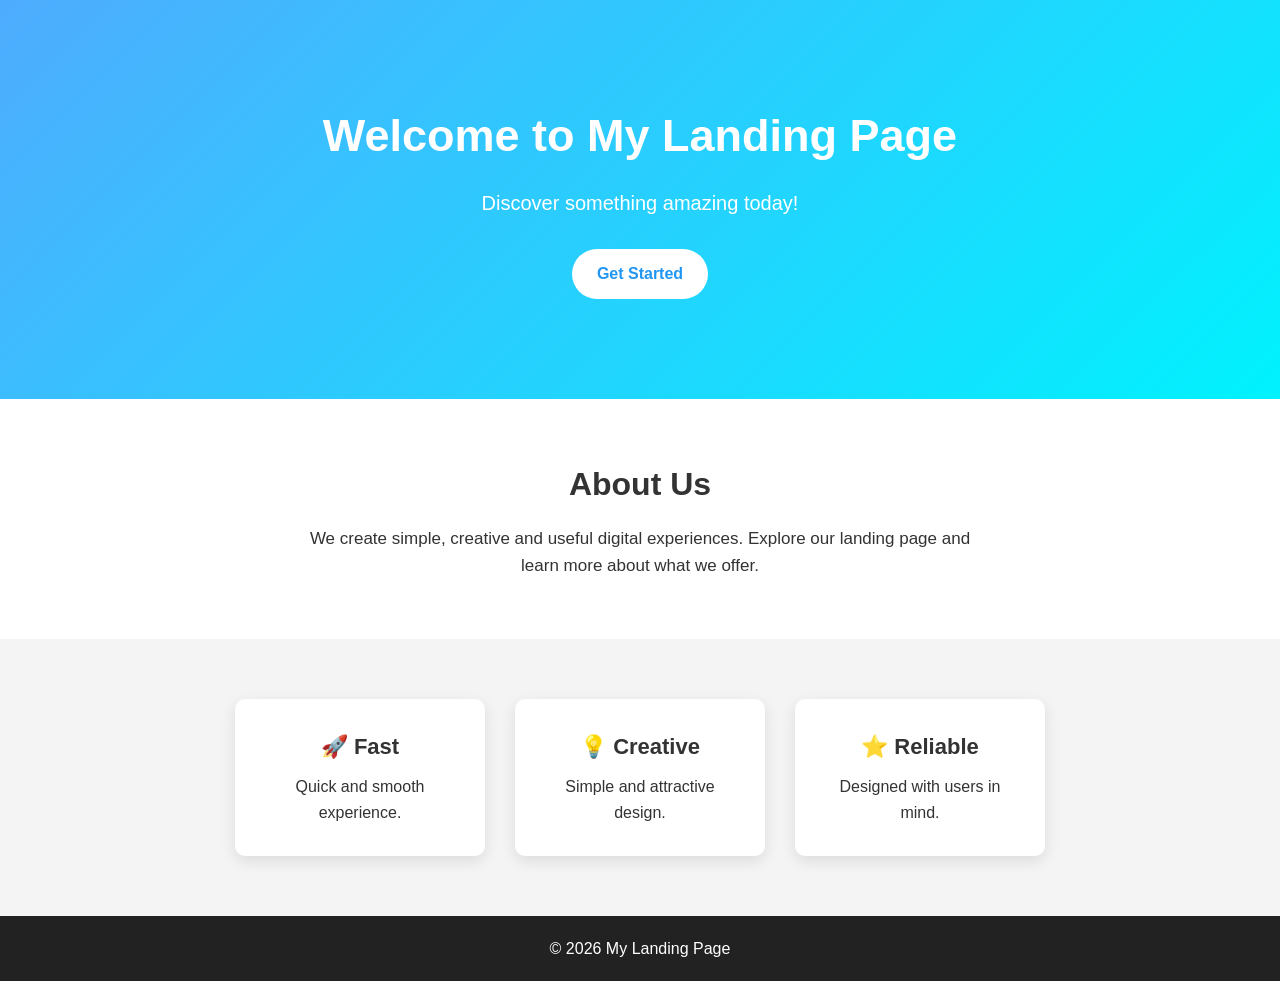
<file: WebDev-L1-LandingPage/index.html>
<!DOCTYPE html>
<html lang="en">
<head>
    <meta charset="UTF-8">
    <meta name="viewport" content="width=device-width, initial-scale=1.0">
    <title>Landing Page</title>
    <link rel="stylesheet" href="style.css">
</head>
<body>

    <header>
        <h1>Welcome to My Landing Page</h1>
        <p>Discover something amazing today!</p>
        <a href="#about" class="btn">Get Started</a>
    </header>

    <section id="about">
        <h2>About Us</h2>
        <p>
            We create simple, creative and useful digital experiences.
            Explore our landing page and learn more about what we offer.
        </p>
    </section>

    <section class="features">
        <div>
            <h3>🚀 Fast</h3>
            <p>Quick and smooth experience.</p>
        </div>

        <div>
            <h3>💡 Creative</h3>
            <p>Simple and attractive design.</p>
        </div>

        <div>
            <h3>⭐ Reliable</h3>
            <p>Designed with users in mind.</p>
        </div>
    </section>

    <footer>
        <p>© 2026 My Landing Page</p>
    </footer>

</body>
</html>
</file>
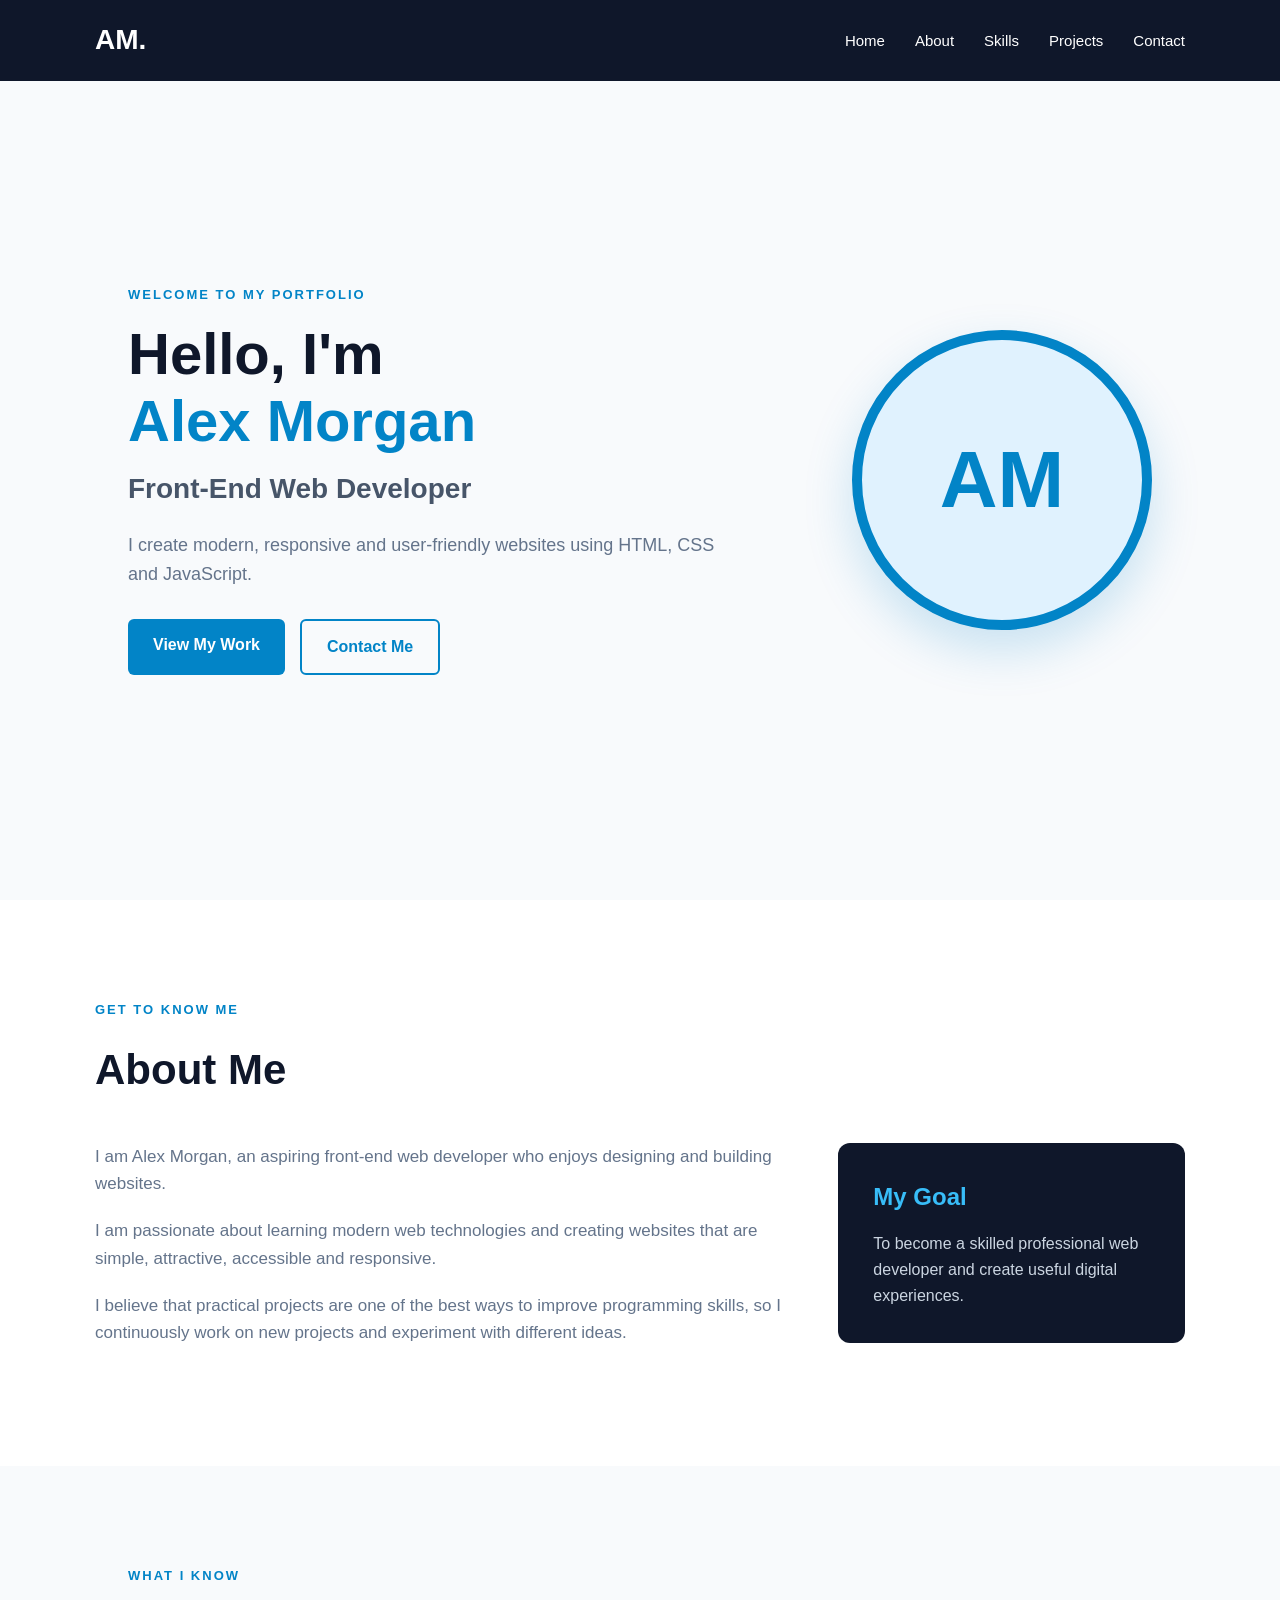
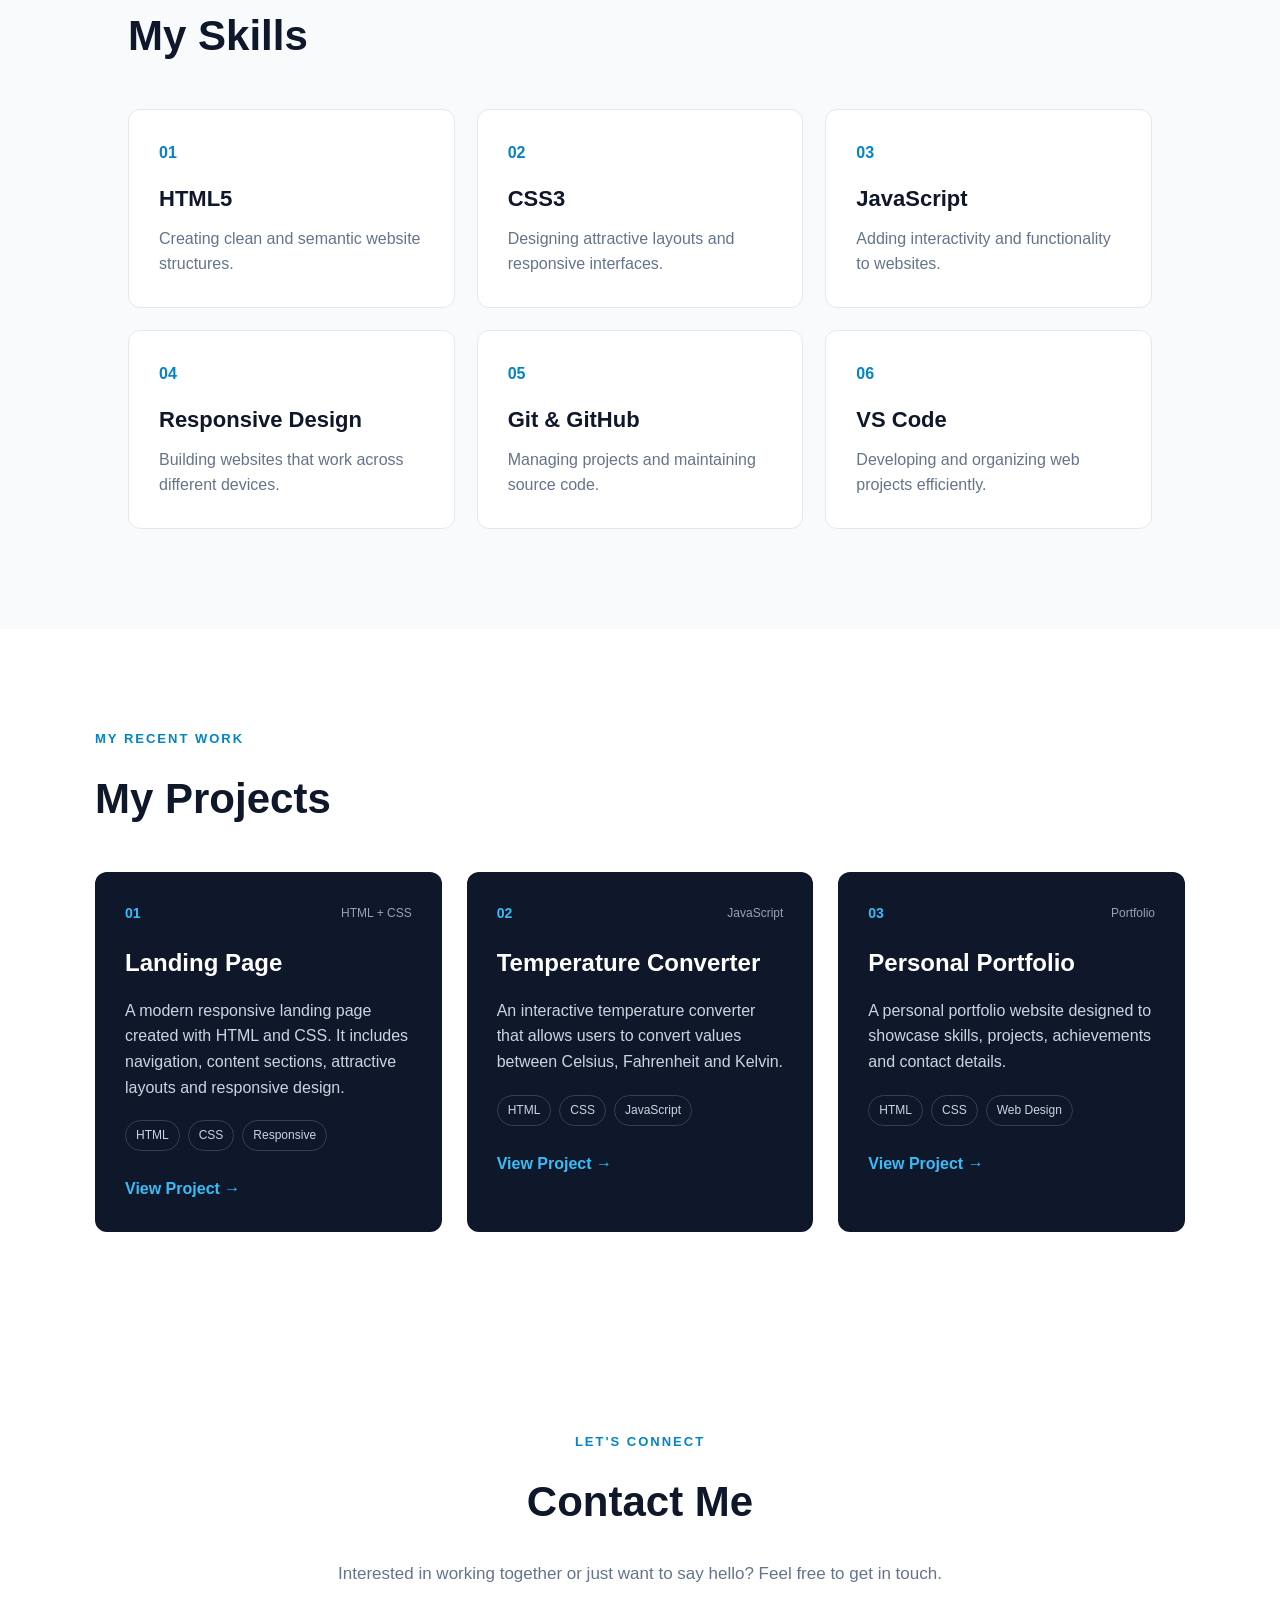
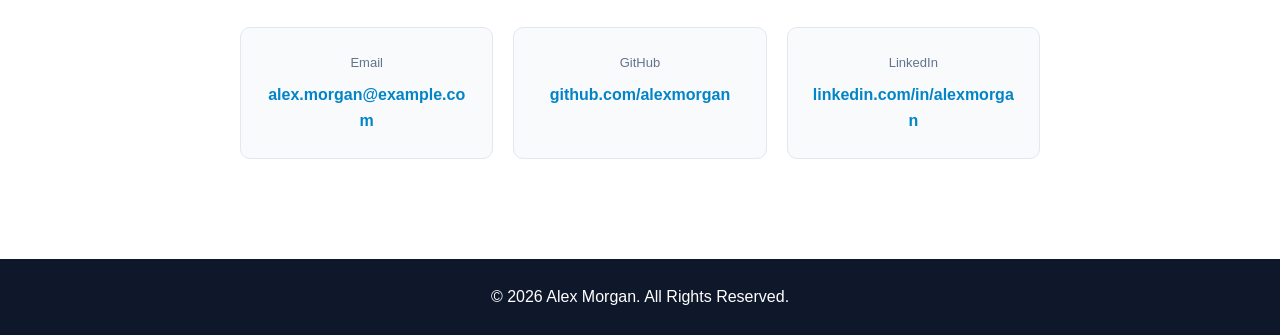
<file: WebDev-L1-PersonalPortfolio/index.html>
<!DOCTYPE html>
<html lang="en">
<head>
    <meta charset="UTF-8">
    <meta name="viewport" content="width=device-width, initial-scale=1.0">
    <title>Alex Morgan | Web Developer</title>
    <link rel="stylesheet" href="style.css">
</head>

<body>

    <header>
        <nav class="navbar">
            <div class="logo">AM.</div>

            <ul class="nav-links">
                <li><a href="#home">Home</a></li>
                <li><a href="#about">About</a></li>
                <li><a href="#skills">Skills</a></li>
                <li><a href="#projects">Projects</a></li>
                <li><a href="#contact">Contact</a></li>
            </ul>
        </nav>
    </header>

    <main>

        <section id="home" class="hero">
            <div class="hero-content">
                <p class="subtitle">WELCOME TO MY PORTFOLIO</p>

                <h1>
                    Hello, I'm
                    <span>Alex Morgan</span>
                </h1>

                <h2>Front-End Web Developer</h2>

                <p class="hero-description">
                    I create modern, responsive and user-friendly websites
                    using HTML, CSS and JavaScript.
                </p>

                <div class="hero-buttons">
                    <a href="#projects" class="btn">View My Work</a>
                    <a href="#contact" class="btn btn-outline">Contact Me</a>
                </div>
            </div>

            <div class="profile-area">
                <div class="profile-circle">
                    <span>AM</span>
                </div>
            </div>
        </section>

        <section id="about" class="section">
            <div class="section-heading">
                <p class="subtitle">GET TO KNOW ME</p>
                <h2>About Me</h2>
            </div>

            <div class="about-content">
                <div class="about-text">
                    <p>
                        I am Alex Morgan, an aspiring front-end web developer
                        who enjoys designing and building websites.
                    </p>

                    <p>
                        I am passionate about learning modern web technologies
                        and creating websites that are simple, attractive,
                        accessible and responsive.
                    </p>

                    <p>
                        I believe that practical projects are one of the best
                        ways to improve programming skills, so I continuously
                        work on new projects and experiment with different
                        ideas.
                    </p>
                </div>

                <div class="about-card">
                    <h3>My Goal</h3>
                    <p>
                        To become a skilled professional web developer and
                        create useful digital experiences.
                    </p>
                </div>
            </div>
        </section>

        <section id="skills" class="section skills-section">
            <div class="section-heading">
                <p class="subtitle">WHAT I KNOW</p>
                <h2>My Skills</h2>
            </div>

            <div class="skills-container">

                <div class="skill-card">
                    <div class="skill-icon">01</div>
                    <h3>HTML5</h3>
                    <p>
                        Creating clean and semantic website structures.
                    </p>
                </div>

                <div class="skill-card">
                    <div class="skill-icon">02</div>
                    <h3>CSS3</h3>
                    <p>
                        Designing attractive layouts and responsive interfaces.
                    </p>
                </div>

                <div class="skill-card">
                    <div class="skill-icon">03</div>
                    <h3>JavaScript</h3>
                    <p>
                        Adding interactivity and functionality to websites.
                    </p>
                </div>

                <div class="skill-card">
                    <div class="skill-icon">04</div>
                    <h3>Responsive Design</h3>
                    <p>
                        Building websites that work across different devices.
                    </p>
                </div>

                <div class="skill-card">
                    <div class="skill-icon">05</div>
                    <h3>Git & GitHub</h3>
                    <p>
                        Managing projects and maintaining source code.
                    </p>
                </div>

                <div class="skill-card">
                    <div class="skill-icon">06</div>
                    <h3>VS Code</h3>
                    <p>
                        Developing and organizing web projects efficiently.
                    </p>
                </div>

            </div>
        </section>

        <section id="projects" class="section">
            <div class="section-heading">
                <p class="subtitle">MY RECENT WORK</p>
                <h2>My Projects</h2>
            </div>

            <div class="projects-container">

                <article class="project-card">
                    <div class="project-top">
                        <span class="project-number">01</span>
                        <span class="project-type">HTML + CSS</span>
                    </div>

                    <h3>Landing Page</h3>

                    <p>
                        A modern responsive landing page created with HTML
                        and CSS. It includes navigation, content sections,
                        attractive layouts and responsive design.
                    </p>

                    <div class="project-tags">
                        <span>HTML</span>
                        <span>CSS</span>
                        <span>Responsive</span>
                    </div>

                    <a href="#" class="project-link">View Project →</a>
                </article>

                <article class="project-card">
                    <div class="project-top">
                        <span class="project-number">02</span>
                        <span class="project-type">JavaScript</span>
                    </div>

                    <h3>Temperature Converter</h3>

                    <p>
                        An interactive temperature converter that allows
                        users to convert values between Celsius, Fahrenheit
                        and Kelvin.
                    </p>

                    <div class="project-tags">
                        <span>HTML</span>
                        <span>CSS</span>
                        <span>JavaScript</span>
                    </div>

                    <a href="#" class="project-link">View Project →</a>
                </article>

                <article class="project-card">
                    <div class="project-top">
                        <span class="project-number">03</span>
                        <span class="project-type">Portfolio</span>
                    </div>

                    <h3>Personal Portfolio</h3>

                    <p>
                        A personal portfolio website designed to showcase
                        skills, projects, achievements and contact details.
                    </p>

                    <div class="project-tags">
                        <span>HTML</span>
                        <span>CSS</span>
                        <span>Web Design</span>
                    </div>

                    <a href="#" class="project-link">View Project →</a>
                </article>

            </div>
        </section>

        <section id="contact" class="section contact-section">
            <div class="section-heading">
                <p class="subtitle">LET'S CONNECT</p>
                <h2>Contact Me</h2>
            </div>

            <p class="contact-intro">
                Interested in working together or just want to say hello?
                Feel free to get in touch.
            </p>

            <div class="contact-container">

                <div class="contact-card">
                    <span>Email</span>
                    <a href="mailto:alex.morgan@example.com">
                        alex.morgan@example.com
                    </a>
                </div>

                <div class="contact-card">
                    <span>GitHub</span>
                    <a href="#" target="_blank">
                        github.com/alexmorgan
                    </a>
                </div>

                <div class="contact-card">
                    <span>LinkedIn</span>
                    <a href="#" target="_blank">
                        linkedin.com/in/alexmorgan
                    </a>
                </div>

            </div>
        </section>

    </main>

    <footer>
        <p>© 2026 Alex Morgan. All Rights Reserved.</p>
    </footer>

</body>
</html>
</file>
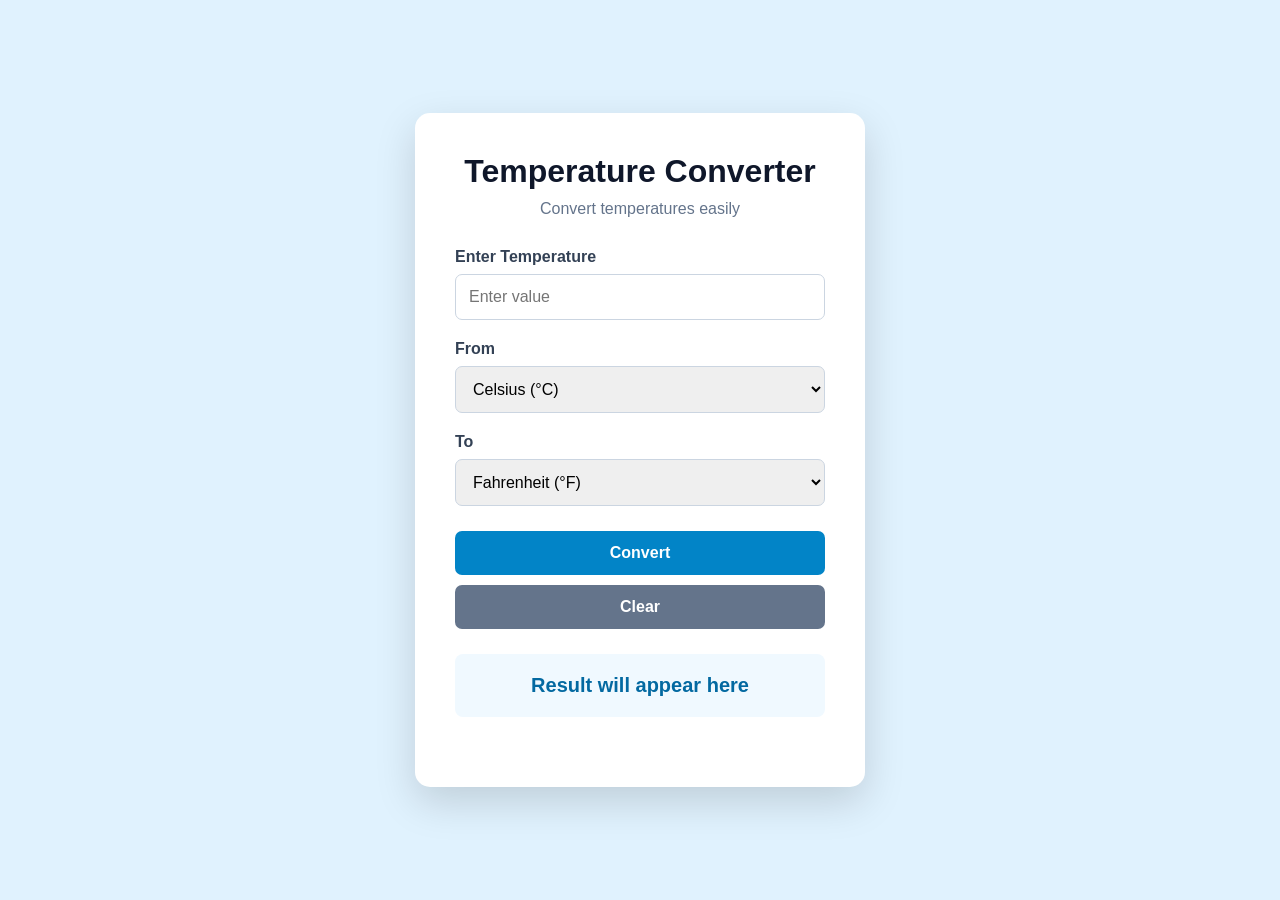
<file: WebDev-L1-Task3/index.html>
<!DOCTYPE html>
<html lang="en">
<head>
    <meta charset="UTF-8">
    <meta name="viewport" content="width=device-width, initial-scale=1.0">
    <title>Temperature Converter</title>
    <link rel="stylesheet" href="style.css">
</head>

<body>

    <div class="container">

        <div class="converter">

            <h1>Temperature Converter</h1>

            <p>Convert temperatures easily</p>

            <div class="input-group">
                <label for="temperature">Enter Temperature</label>
                <input type="number" id="temperature" placeholder="Enter value">
            </div>

            <div class="input-group">
                <label for="fromUnit">From</label>
                <select id="fromUnit">
                    <option value="celsius">Celsius (°C)</option>
                    <option value="fahrenheit">Fahrenheit (°F)</option>
                    <option value="kelvin">Kelvin (K)</option>
                </select>
            </div>

            <div class="input-group">
                <label for="toUnit">To</label>
                <select id="toUnit">
                    <option value="fahrenheit">Fahrenheit (°F)</option>
                    <option value="celsius">Celsius (°C)</option>
                    <option value="kelvin">Kelvin (K)</option>
                </select>
            </div>

            <button id="convertBtn">Convert</button>

            <button id="clearBtn" class="clear-btn">Clear</button>

            <div id="result" class="result">
                Result will appear here
            </div>

            <p id="error" class="error"></p>

        </div>

    </div>

    <script src="script.js"></script>

</body>
</html>
</file>
<file: WebDev-L1-LandingPage/style.css>
* {
    margin: 0;
    padding: 0;
    box-sizing: border-box;
}

body {
    font-family: Arial, sans-serif;
    line-height: 1.6;
    background: #f4f4f4;
    color: #333;
}

header {
    background: linear-gradient(135deg, #4facfe, #00f2fe);
    color: white;
    text-align: center;
    padding: 100px 20px;
}

header h1 {
    font-size: 45px;
    margin-bottom: 15px;
}

header p {
    font-size: 20px;
    margin-bottom: 30px;
}

.btn {
    display: inline-block;
    background: white;
    color: #2196f3;
    padding: 12px 25px;
    text-decoration: none;
    border-radius: 25px;
    font-weight: bold;
}

#about {
    text-align: center;
    padding: 60px 20px;
    background: white;
}

#about h2 {
    font-size: 32px;
    margin-bottom: 15px;
}

#about p {
    max-width: 700px;
    margin: auto;
    font-size: 17px;
}

.features {
    display: flex;
    justify-content: center;
    gap: 30px;
    padding: 60px 20px;
    text-align: center;
}

.features div {
    background: white;
    padding: 30px;
    width: 250px;
    border-radius: 10px;
    box-shadow: 0 5px 15px rgba(0, 0, 0, 0.1);
}

.features h3 {
    margin-bottom: 10px;
    font-size: 22px;
}

footer {
    background: #222;
    color: white;
    text-align: center;
    padding: 20px;
}
</file>
<file: WebDev-L1-PersonalPortfolio/style.css>
* {
    margin: 0;
    padding: 0;
    box-sizing: border-box;
    scroll-behavior: smooth;
}

body {
    font-family: Arial, sans-serif;
    line-height: 1.6;
    color: #1e293b;
    background: #ffffff;
}

a {
    text-decoration: none;
}

header {
    position: fixed;
    top: 0;
    left: 0;
    width: 100%;
    background: #0f172a;
    z-index: 1000;
}

.navbar {
    max-width: 1150px;
    margin: auto;
    padding: 18px 30px;
    display: flex;
    justify-content: space-between;
    align-items: center;
}

.logo {
    color: #ffffff;
    font-size: 28px;
    font-weight: bold;
}

.nav-links {
    list-style: none;
    display: flex;
    gap: 30px;
}

.nav-links a {
    color: #ffffff;
    font-size: 15px;
    transition: 0.3s;
}

.nav-links a:hover {
    color: #38bdf8;
}

.hero {
    min-height: 100vh;
    padding: 130px 10% 70px;
    display: flex;
    justify-content: space-between;
    align-items: center;
    gap: 70px;
    background: #f8fafc;
}

.hero-content {
    max-width: 650px;
}

.subtitle {
    color: #0284c7;
    font-size: 13px;
    font-weight: bold;
    letter-spacing: 2px;
    margin-bottom: 15px;
}

.hero h1 {
    font-size: 58px;
    line-height: 1.15;
    color: #0f172a;
    margin-bottom: 12px;
}

.hero h1 span {
    display: block;
    color: #0284c7;
}

.hero h2 {
    font-size: 28px;
    color: #475569;
    margin-bottom: 20px;
}

.hero-description {
    max-width: 600px;
    color: #64748b;
    font-size: 18px;
    margin-bottom: 30px;
}

.hero-buttons {
    display: flex;
    gap: 15px;
    flex-wrap: wrap;
}

.btn {
    display: inline-block;
    padding: 13px 25px;
    border-radius: 6px;
    background: #0284c7;
    color: #ffffff;
    font-weight: bold;
    transition: 0.3s;
}

.btn:hover {
    background: #0369a1;
    transform: translateY(-3px);
}

.btn-outline {
    background: transparent;
    color: #0284c7;
    border: 2px solid #0284c7;
}

.btn-outline:hover {
    background: #0284c7;
    color: #ffffff;
}

.profile-area {
    display: flex;
    justify-content: center;
    align-items: center;
}

.profile-circle {
    width: 300px;
    height: 300px;
    border-radius: 50%;
    background: #e0f2fe;
    border: 10px solid #0284c7;
    display: flex;
    justify-content: center;
    align-items: center;
    box-shadow: 0 20px 50px rgba(2, 132, 199, 0.2);
}

.profile-circle span {
    font-size: 80px;
    font-weight: bold;
    color: #0284c7;
}

.section {
    max-width: 1150px;
    margin: auto;
    padding: 100px 30px;
}

.section-heading {
    margin-bottom: 40px;
}

.section-heading h2 {
    font-size: 42px;
    color: #0f172a;
}

.about-content {
    display: grid;
    grid-template-columns: 2fr 1fr;
    gap: 50px;
    align-items: start;
}

.about-text p {
    color: #64748b;
    font-size: 17px;
    margin-bottom: 20px;
}

.about-card {
    padding: 35px;
    background: #0f172a;
    border-radius: 12px;
    color: #ffffff;
}

.about-card h3 {
    color: #38bdf8;
    margin-bottom: 15px;
    font-size: 24px;
}

.about-card p {
    color: #cbd5e1;
}

.skills-section {
    max-width: none;
    padding-left: 10%;
    padding-right: 10%;
    background: #f8fafc;
}

.skills-container {
    display: grid;
    grid-template-columns: repeat(3, 1fr);
    gap: 22px;
}

.skill-card {
    background: #ffffff;
    padding: 30px;
    border: 1px solid #e2e8f0;
    border-radius: 12px;
    transition: 0.3s;
}

.skill-card:hover {
    transform: translateY(-6px);
    box-shadow: 0 15px 35px rgba(15, 23, 42, 0.1);
}

.skill-icon {
    color: #0284c7;
    font-weight: bold;
    margin-bottom: 15px;
}

.skill-card h3 {
    font-size: 22px;
    color: #0f172a;
    margin-bottom: 10px;
}

.skill-card p {
    color: #64748b;
}

.projects-container {
    display: grid;
    grid-template-columns: repeat(3, 1fr);
    gap: 25px;
}

.project-card {
    padding: 30px;
    background: #0f172a;
    color: #ffffff;
    border-radius: 12px;
    transition: 0.3s;
}

.project-card:hover {
    transform: translateY(-6px);
    box-shadow: 0 15px 35px rgba(15, 23, 42, 0.2);
}

.project-top {
    display: flex;
    justify-content: space-between;
    align-items: center;
    margin-bottom: 20px;
}

.project-number {
    color: #38bdf8;
    font-size: 14px;
    font-weight: bold;
}

.project-type {
    color: #94a3b8;
    font-size: 12px;
}

.project-card h3 {
    font-size: 24px;
    margin-bottom: 15px;
}

.project-card p {
    color: #cbd5e1;
    margin-bottom: 20px;
}

.project-tags {
    display: flex;
    gap: 8px;
    flex-wrap: wrap;
    margin-bottom: 25px;
}

.project-tags span {
    padding: 5px 10px;
    border: 1px solid #334155;
    border-radius: 20px;
    color: #cbd5e1;
    font-size: 12px;
}

.project-link {
    color: #38bdf8;
    font-weight: bold;
}

.contact-section {
    text-align: center;
}

.contact-intro {
    max-width: 650px;
    margin: -15px auto 40px;
    color: #64748b;
    font-size: 17px;
}

.contact-container {
    max-width: 800px;
    margin: auto;
    display: grid;
    grid-template-columns: repeat(3, 1fr);
    gap: 20px;
}

.contact-card {
    padding: 25px;
    background: #f8fafc;
    border: 1px solid #e2e8f0;
    border-radius: 10px;
}

.contact-card span {
    display: block;
    color: #64748b;
    font-size: 13px;
    margin-bottom: 8px;
}

.contact-card a {
    color: #0284c7;
    font-weight: bold;
    word-break: break-word;
}

footer {
    padding: 25px;
    text-align: center;
    background: #0f172a;
    color: #ffffff;
}

@media (max-width: 900px) {
    .hero {
        padding-left: 6%;
        padding-right: 6%;
    }

    .skills-container {
        grid-template-columns: repeat(2, 1fr);
    }

    .projects-container {
        grid-template-columns: 1fr;
    }

    .contact-container {
        grid-template-columns: 1fr;
    }
}

@media (max-width: 768px) {
    .navbar {
        flex-direction: column;
        gap: 15px;
    }

    .nav-links {
        gap: 15px;
        flex-wrap: wrap;
        justify-content: center;
    }

    .hero {
        min-height: auto;
        padding-top: 180px;
        flex-direction: column;
        text-align: center;
    }

    .hero h1 {
        font-size: 42px;
    }

    .hero h2 {
        font-size: 23px;
    }

    .hero-buttons {
        justify-content: center;
    }

    .profile-circle {
        width: 230px;
        height: 230px;
    }

    .profile-circle span {
        font-size: 60px;
    }

    .about-content {
        grid-template-columns: 1fr;
    }

    .skills-container {
        grid-template-columns: 1fr;
    }

    .section {
        padding: 80px 25px;
    }

    .section-heading h2 {
        font-size: 34px;
    }
}

@media (max-width: 480px) {
    .nav-links {
        font-size: 13px;
    }

    .nav-links a {
        font-size: 13px;
    }

    .hero h1 {
        font-size: 36px;
    }

    .hero-description {
        font-size: 16px;
    }

    .btn {
        padding: 11px 18px;
    }
}
</file>
<file: WebDev-L1-Task3/style.css>
* {
    margin: 0;
    padding: 0;
    box-sizing: border-box;
}

body {
    font-family: Arial, sans-serif;
    min-height: 100vh;
    background: #e0f2fe;
    display: flex;
    justify-content: center;
    align-items: center;
}

.container {
    width: 100%;
    padding: 20px;
}

.converter {
    max-width: 450px;
    margin: auto;
    padding: 40px;
    background: #ffffff;
    border-radius: 15px;
    box-shadow: 0 15px 40px rgba(0, 0, 0, 0.15);
}

.converter h1 {
    text-align: center;
    color: #0f172a;
    margin-bottom: 10px;
}

.converter > p {
    text-align: center;
    color: #64748b;
    margin-bottom: 30px;
}

.input-group {
    margin-bottom: 20px;
}

.input-group label {
    display: block;
    margin-bottom: 8px;
    font-weight: bold;
    color: #334155;
}

.input-group input,
.input-group select {
    width: 100%;
    padding: 13px;
    border: 1px solid #cbd5e1;
    border-radius: 7px;
    font-size: 16px;
    outline: none;
}

.input-group input:focus,
.input-group select:focus {
    border-color: #0284c7;
}

button {
    width: 100%;
    padding: 13px;
    border: none;
    border-radius: 7px;
    background: #0284c7;
    color: #ffffff;
    font-size: 16px;
    font-weight: bold;
    cursor: pointer;
    margin-top: 5px;
    transition: 0.3s;
}

button:hover {
    background: #0369a1;
    transform: translateY(-2px);
}

.clear-btn {
    background: #64748b;
    margin-top: 10px;
}

.clear-btn:hover {
    background: #475569;
}

.result {
    margin-top: 25px;
    padding: 20px;
    border-radius: 8px;
    background: #f0f9ff;
    color: #0369a1;
    text-align: center;
    font-size: 20px;
    font-weight: bold;
    min-height: 60px;
    display: flex;
    justify-content: center;
    align-items: center;
}

.error {
    color: #dc2626;
    text-align: center;
    margin-top: 12px;
    font-size: 14px;
}

@media (max-width: 500px) {
    .converter {
        padding: 25px;
    }

    .converter h1 {
        font-size: 28px;
    }
}
</file>
